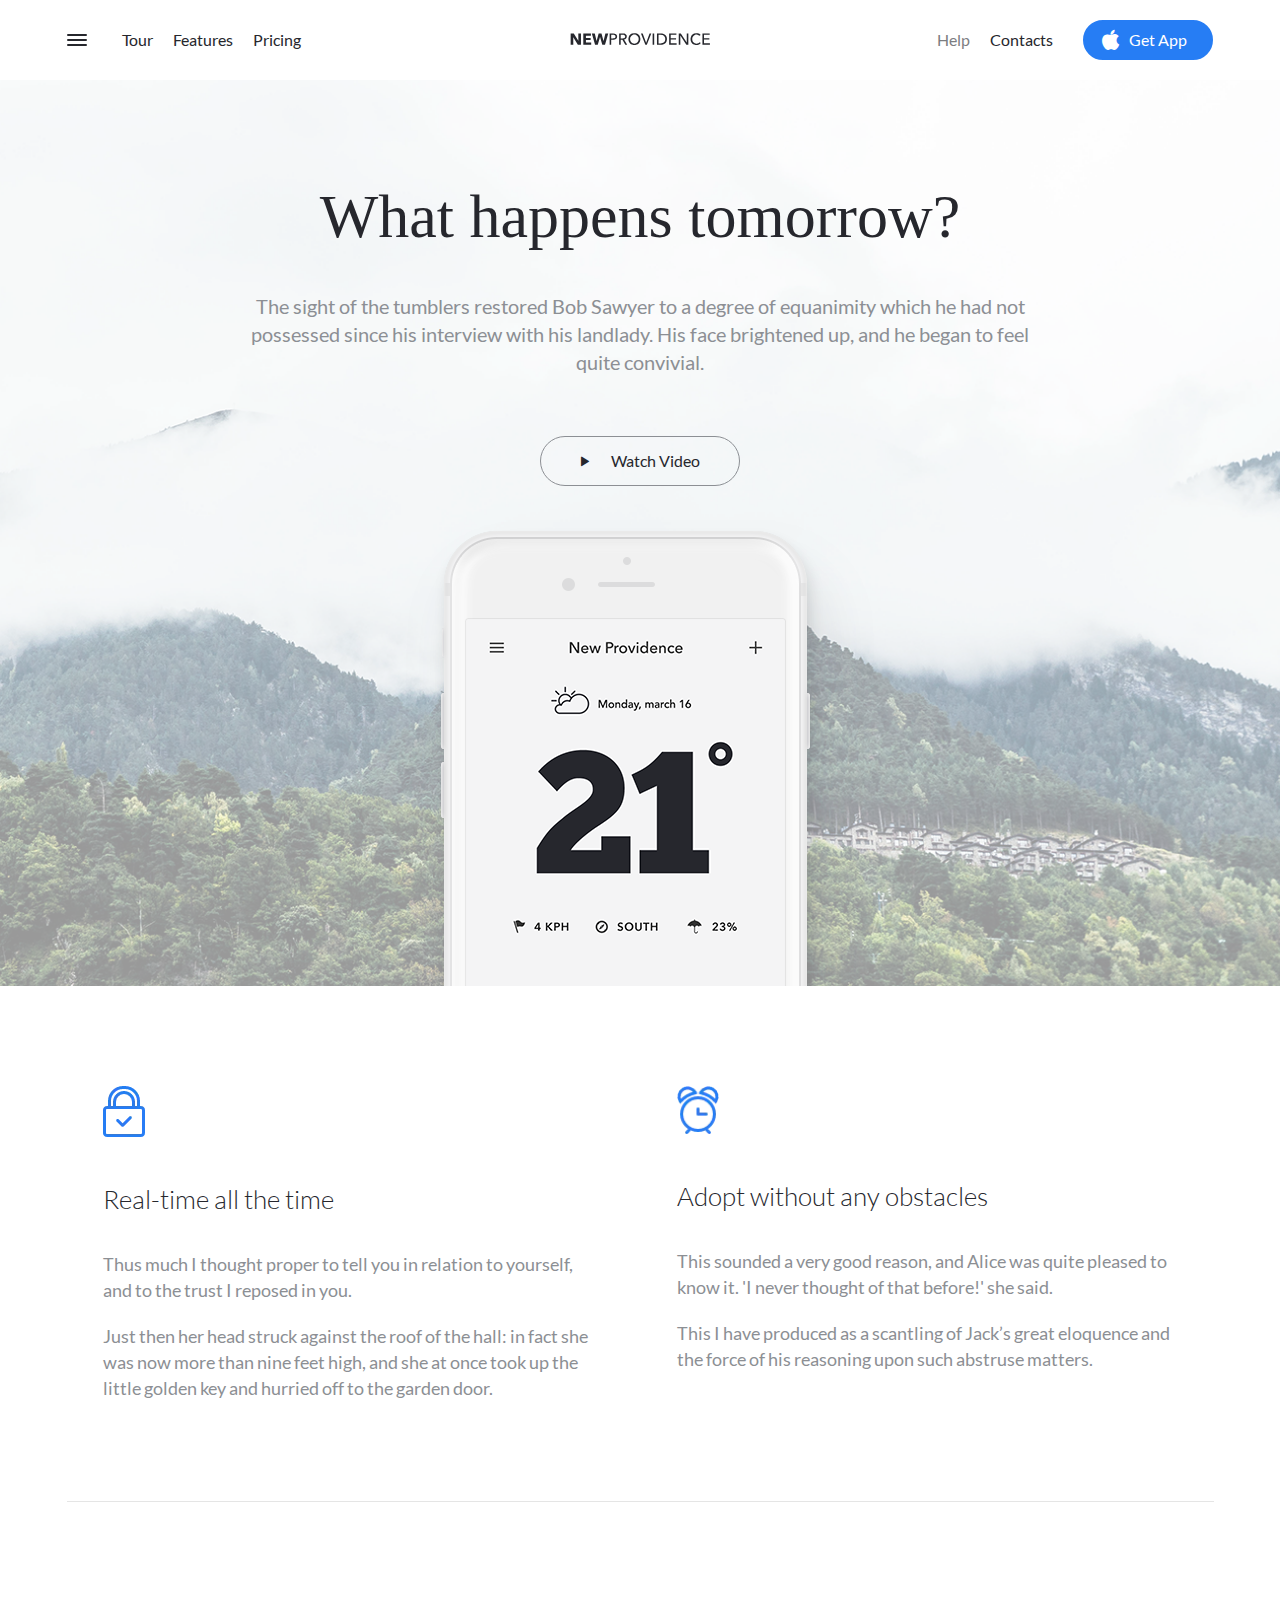
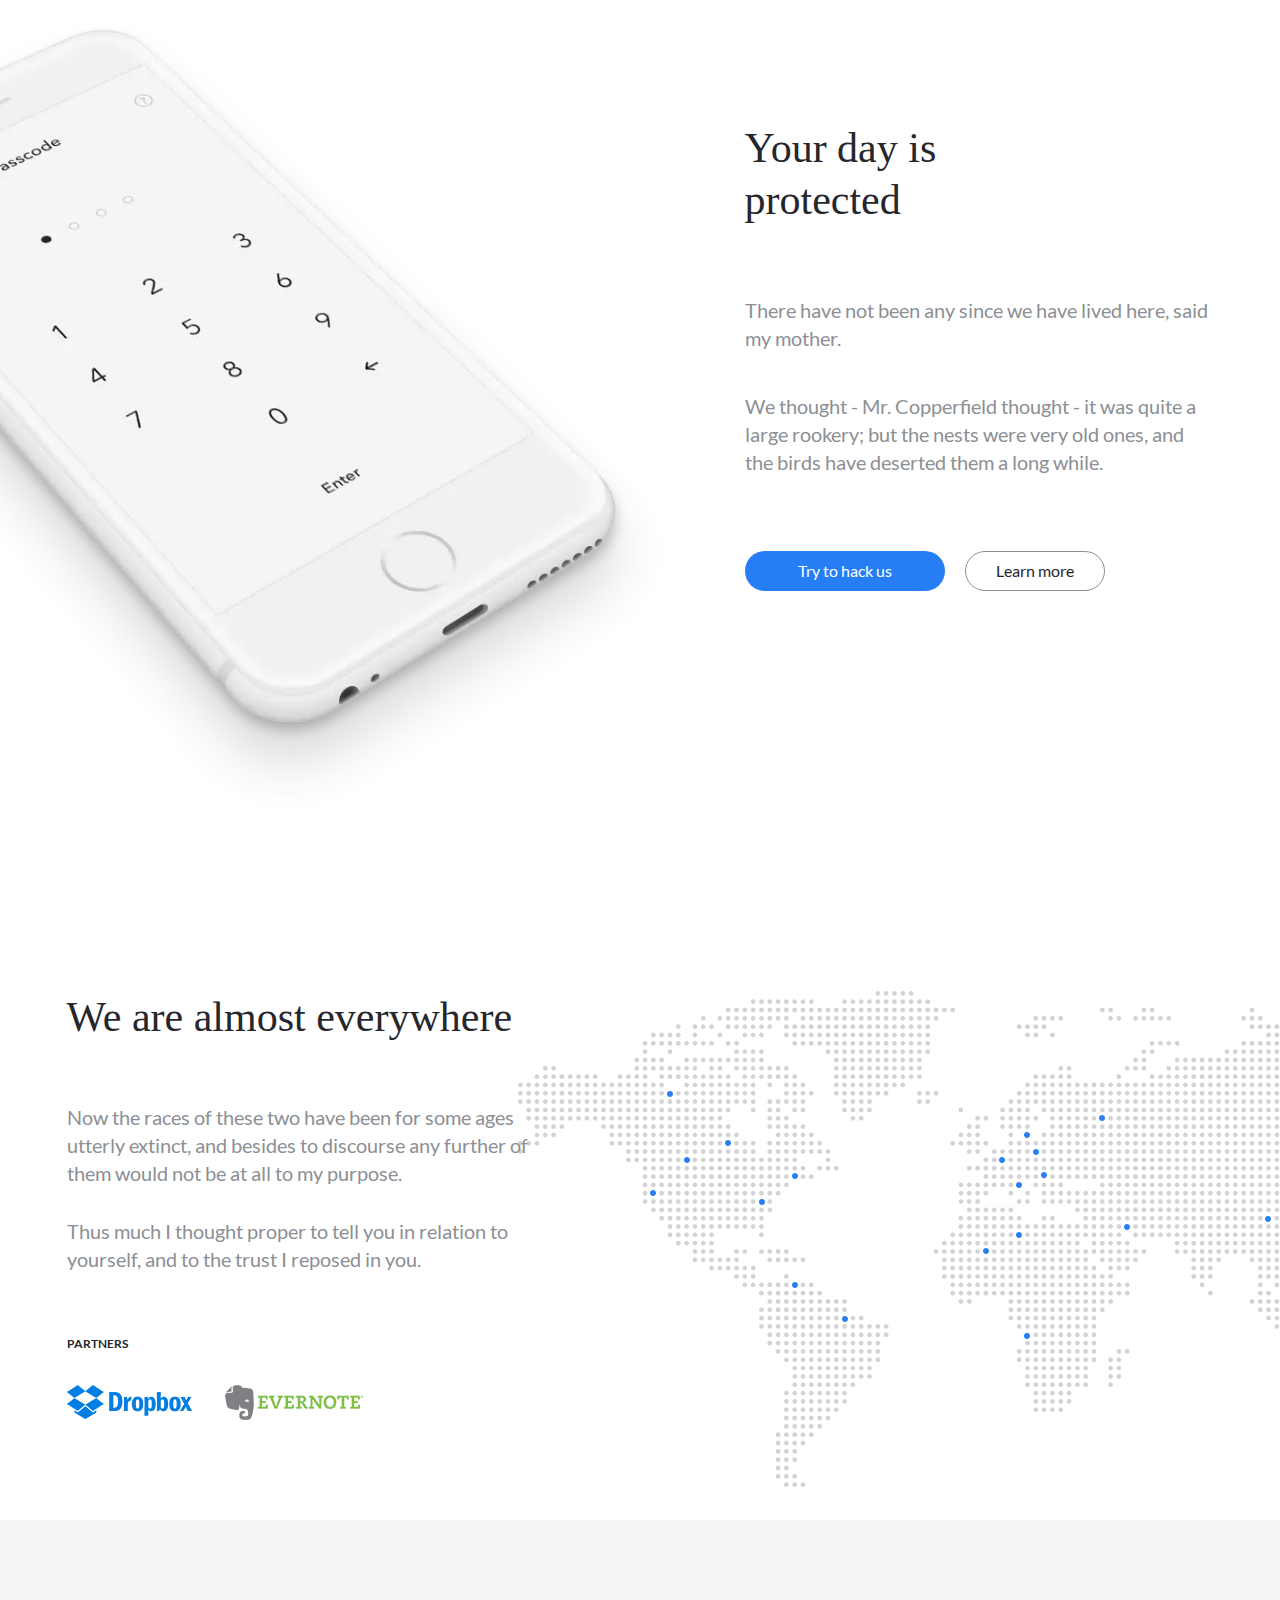
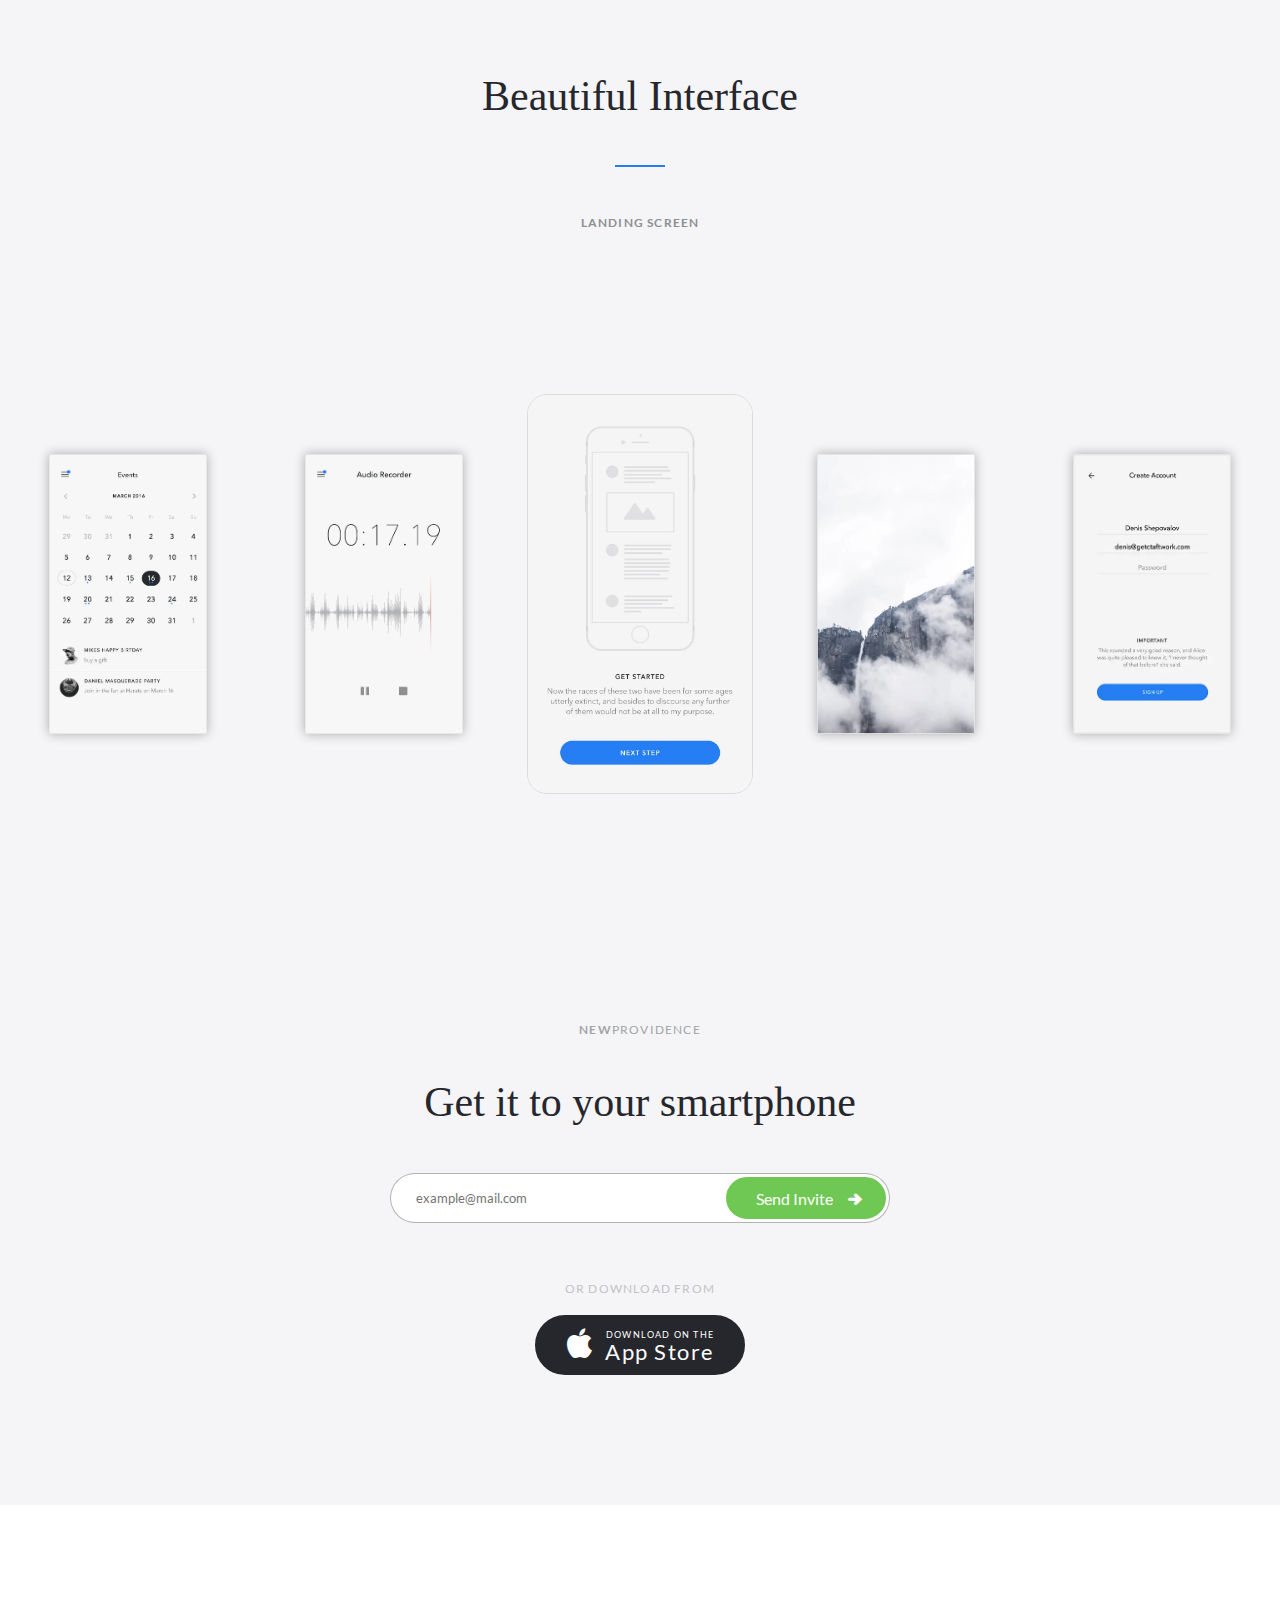
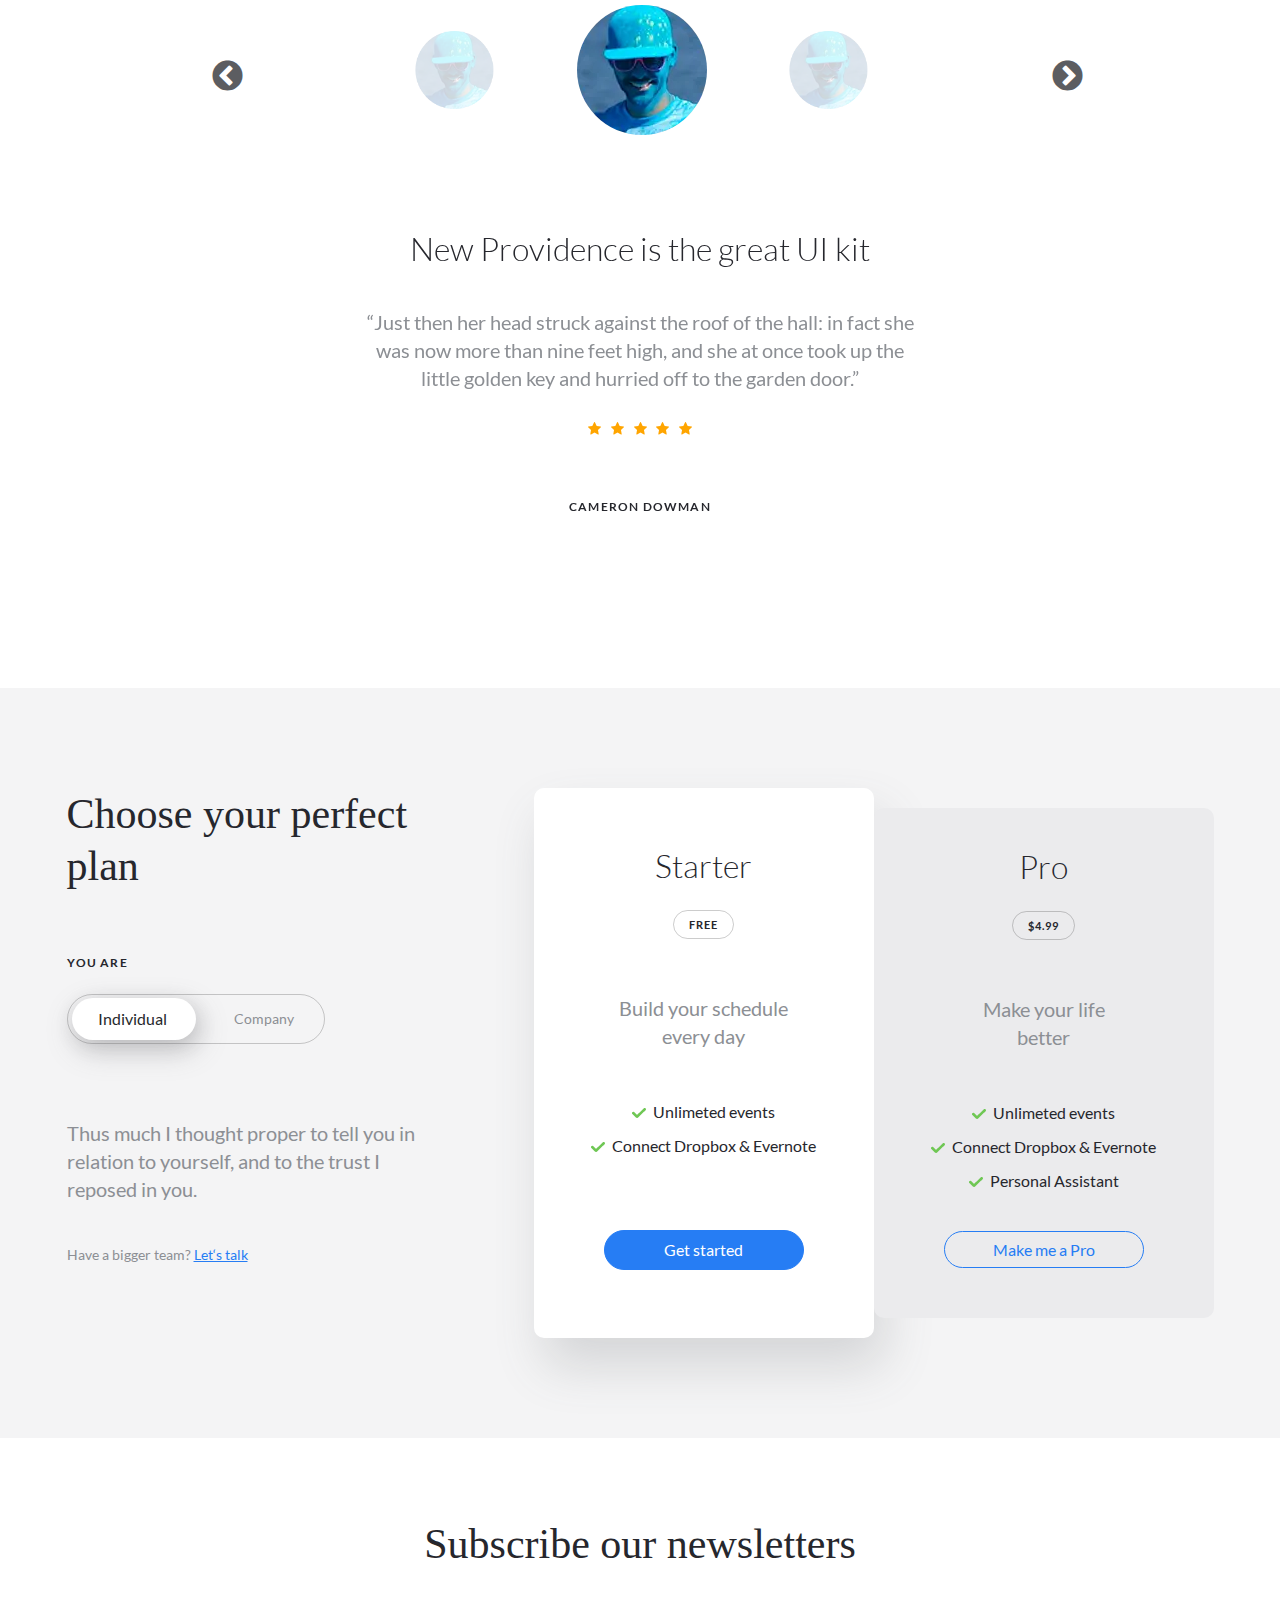
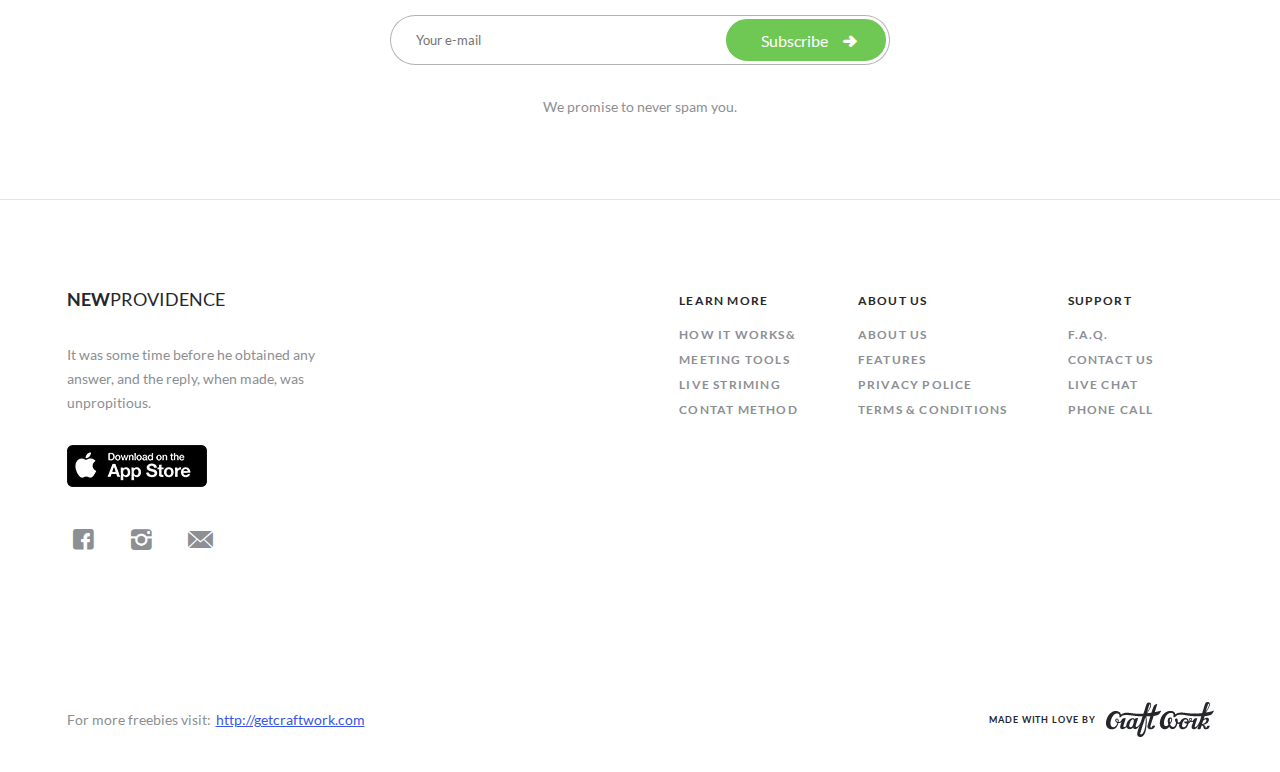
<file: index.html>
<!DOCTYPE html><html lang="en"><head>	<meta charset="UTF-8">	<title>NAME WEBSITE</title>	<meta name="viewport" content="width=device-width, initial-scale=1.0">	<link rel="stylesheet" href="css/style.min.css">	<link rel="stylesheet" href="fontello/css/fontello.css">	<link rel="stylesheet" href="https://use.fontawesome.com/releases/v5.14.0/css/all.css">	<link rel="stylesheet" href="slick/slick.css">	<link rel="stylesheet" href="slick/slick-theme.css"></head><body>	<div class="wrapper">		<div class="content">			<header class="header lock-padding">	<div class="container">		<div class="header__body">			<div class="header__toggle">				<div class="toggle__social"></div>				<div class="header__social social">					<div data-da="toggle__social,0,850" class="social__instagram"><a href=""><i class="icon-instagram"></i></a></div>					<div data-da="toggle__social,1,850" class="social__facebook"><a href=""><i class="icon-facebook-squared"></i></a></div>					<div data-da="toggle__social,2,850" class="social__mail"><a href=""><i class="icon-email"></i></a></div>				</div>			</div>			<div class="header__left-nav">				<div class="header__burger">					<span></span>				</div>				<nav class="header__menu">					<ul data-da="header__toggle,0,850" class="header__list">						<li><a href="" class="header__link">Tour</a></li>						<li><a href="" class="header__link">Features</a></li>						<li><a href="" class="header__link">Pricing</a></li>					</ul>				</nav>			</div>			<div class="header__logo">				<a href="index.html">					<picture><source srcset="img/header/logo.svg" type="image/webp"><img src="img/header/logo.svg" alt="logo"></picture>				</a>			</div>			<div class="header__right-nav">				<nav class="header__menu">					<ul data-da="header__toggle,1,850" class="header__list">						<li><a href="" class="header__link help">Help</a></li>						<li><a href="" class="header__link">Contacts</a></li>					</ul>					<a data-da="header__toggle,2,850" href="" class="header__app">Get App</a>				</nav>			</div>		</div>	</div></header>						<section class="title">				<div class="container">					<div class="title__text">						<h1>What happens tomorrow?</h1>						<p>The sight of the tumblers restored Bob Sawyer to a degree of equanimity which he had not possessed since his interview with his landlady. His face brightened up, and he began to feel quite convivial.</p>						<a href="#popup" class="title__video popup-link">Watch Video</a>					</div>				</div>				<div class="title__play">				</div>			</section>						<section class="description">				<div class="container">					<div class="description__content">						<div class="description__text">							<picture><source srcset="img/lock.webp" type="image/webp"><img src="img/lock.png" alt="lock"></picture>							<h4>Real-time all the time</h4>							<p>Thus much I thought proper to tell you in relation to yourself, and to the trust I reposed in you.</p>							<p>Just then her head struck against the roof of the hall: in fact she was now more than nine feet high, and she at once took up the little golden key and hurried off to the garden door.</p>						</div>						<div class="description__text">							<picture><source srcset="img/clock.webp" type="image/webp"><img src="img/clock.png" alt="clock"></picture>							<h4>Adopt without any obstacles</h4>							<p>This sounded a very good reason, and Alice was quite pleased to know it. 'I never thought of that before!' she said.</p>							<p>This I have produced as a scantling of Jack’s great eloquence and the force of his reasoning upon such abstruse matters.</p>						</div>					</div>				</div>			</section>			<section class="protected">				<div class="container">					<div class="protected__content">						<div class="protected__text">							<picture><source srcset="img/iphone6.webp" type="image/webp"><img src="img/iphone6.png" alt="iphone 6"></picture>						</div>						<div class="protected__text">							<h3>Your day is protected</h3>							<p>There have not been any since we have lived here, said my mother. </p>							<p>We thought - Mr. Copperfield thought - it was quite a large rookery; but the nests were very old ones, and the birds have deserted them a long while.</p>							<div class="protected__links">								<a href="">Try to hack us</a>								<a href="">Learn more</a>							</div>						</div>					</div>				</div>			</section>			<section class="everywhere">				<div class="container">					<div class="everywhere__content">						<div class="everywhere__text">							<h3>We are almost everywhere</h3>							<p>Now the races of these two have been for some ages utterly extinct, and besides to discourse any further of them would not be at all to my purpose.</p>							<p>Thus much I thought proper to tell you in relation to yourself, and to the trust I reposed in you.</p>							<p>Partners</p>							<div class="everywhere__links">								<a href=""><picture><source srcset="img/dropbox.webp" type="image/webp"><img src="img/dropbox.png" alt="dropbox"></picture></a>								<a href=""><picture><source srcset="img/evernote.webp" type="image/webp"><img src="img/evernote.png" alt="evernote"></picture></a>							</div>						</div>						<div class="everywhere__map">													</div>					</div>				</div>			</section>			<section class="interface">				<div class="interface__text">					<h3>Beautiful Interface</h3>					<p>Landing Screen</p>				</div>				<div class="interface__slider">					<div class="interface__slides">						<div class="interface__slide"><picture><source srcset="img/screen1.webp" type="image/webp"><img src="img/screen1.png" alt=""></picture></div>						<div class="interface__slide"><picture><source srcset="img/screen2.webp" type="image/webp"><img src="img/screen2.png" alt=""></picture></div>						<div class="interface__slide"><picture><source srcset="img/screen5.webp" type="image/webp"><img src="img/screen5.png" alt=""></picture></div>						<div class="interface__slide"><picture><source srcset="img/screen3.webp" type="image/webp"><img src="img/screen3.png" alt=""></picture></div>						<div class="interface__slide"><picture><source srcset="img/screen4.webp" type="image/webp"><img src="img/screen4.png" alt=""></picture></div>						<div class="interface__slide"><picture><source srcset="img/screen1.webp" type="image/webp"><img src="img/screen1.png" alt=""></picture></div>						<div class="interface__slide"><picture><source srcset="img/screen2.webp" type="image/webp"><img src="img/screen2.png" alt=""></picture></div>						<div class="interface__slide"><picture><source srcset="img/screen5.webp" type="image/webp"><img src="img/screen5.png" alt=""></picture></div>						<div class="interface__slide"><picture><source srcset="img/screen3.webp" type="image/webp"><img src="img/screen3.png" alt=""></picture></div>						<div class="interface__slide"><picture><source srcset="img/screen4.webp" type="image/webp"><img src="img/screen4.png" alt=""></picture></div>					</div>				</div>			</section>			<section class="invite">				<div class="container">					<div class="invite__content">						<p><span>New</span>Providence</p>						<h3>Get it to your smartphone</h3>						<form action="" class="invite__form">							<div>								<input type="email" placeholder="example@mail.com" maxlength="45" required="">								<button class="invite__btn"><span>Send Invite</span><i class="icon-right"></i></button>							</div>						</form>						<p>or Download From</p>						<a href="">							<p>								Download on the							</p>							<p>								App Store							</p>						</a>					</div>				</div>			</section>			<section class="kit">				<div class="container">					<div class="kit__slider-img">						<div class="kit__slide-img">							<picture><source srcset="img/kit-img.webp" type="image/webp"><img src="img/kit-img.png" alt=""></picture>						</div>							<div class="kit__slide-img">							<picture><source srcset="img/kit-img.webp" type="image/webp"><img src="img/kit-img.png" alt=""></picture>						</div>						<div class="kit__slide-img">							<picture><source srcset="img/kit-img.webp" type="image/webp"><img src="img/kit-img.png" alt=""></picture>						</div>						<div class="kit__slide-img">							<picture><source srcset="img/kit-img.webp" type="image/webp"><img src="img/kit-img.png" alt=""></picture>						</div>						<div class="kit__slide-img">							<picture><source srcset="img/kit-img.webp" type="image/webp"><img src="img/kit-img.png" alt=""></picture>						</div>					</div>					<div class="kit__slider-reviews">						<div class="kit__slide-reviews">							<h4>New Providence is the great UI kit </h4>							<p>“Just then her head struck against the roof of the hall: in fact she was now more than nine feet high, and she at once took up the little golden key and hurried off to the garden door.”</p>							<div class="kit__reviews-rate">								<i class="icon-star"></i>								<i class="icon-star"></i>								<i class="icon-star"></i>								<i class="icon-star"></i>								<i class="icon-star"></i>							</div>							<p>Cameron Dowman</p>						</div>						<div class="kit__slide-reviews">							<h4>New Providence is the great UI kit </h4>							<p>“Just then her head struck against the roof of the hall: in fact she was now more than nine feet”</p>							<div class="kit__reviews-rate">								<i class="icon-star"></i>								<i class="icon-star"></i>								<i class="icon-star"></i>								<i class="icon-star"></i>								<i class="icon-star"></i>							</div>							<p>Cameron Dowman</p>						</div>						<div class="kit__slide-reviews">							<h4>New Providence is the great UI kit </h4>							<p>“Just then her head struck against the roof of the hall: in fact she was now more than nine feet high, and she at once took up the little golden key and hurried off to the garden door.high, and she at once took up the little golden key and hurried off to the garden door.”</p>							<div class="kit__reviews-rate">								<i class="icon-star"></i>								<i class="icon-star"></i>								<i class="icon-star"></i>								<i class="icon-star"></i>								<i class="icon-star"></i>							</div>							<p>Cameron Dowman</p>						</div>					</div>					<button class="kit__prev"></button>					<button class="kit__next"></button>				</div>			</section>			<section class="plan">				<div class="container">					<div class="plan__content">						<div class="plan__descriptions">							<h3>Choose your perfect plan</h3>							<p>You are</p>							<div class="plan__you-are" id="plan__btn">								<a class="plan__individual active" href="">Individual</a>								<a class="plan__company" href="">Company</a>							</div>							<p>Thus much I thought proper to tell you in relation to yourself, and to the trust I reposed in you.</p>							<p>Have a bigger team? <a href="">Let‘s talk</a></p>						</div>						<div class="plan__choose">							<div class="plan__box box_starter">								<div class="plan__starter active plan__cart">									<h4>Starter</h4>									<p>Free</p>									<p>Build your schedule every day</p>									<ul>										<li>Unlimeted events</li>										<li>Connect Dropbox & Evernote</li>									</ul>									<a href="">Get started</a>								</div>							</div>							<div class="plan__box box_pro">								<div class="plan__pro plan__cart">									<h4>Pro</h4>									<p class="change-cost">$4.99</p>									<p>Make your life better</p>									<ul>										<li>Unlimeted events</li>										<li>Connect Dropbox & Evernote</li>										<li>Personal Assistant</li>									</ul>									<a href="">Make me a Pro</a>								</div>							</div>						</div>					</div>				</div>			</section>						<section class="subscribe">				<div class="container">					<div class="subscribe__content">						<h3>Subscribe our newsletters</h3>						<form action="" class="invite__form">							<div>								<input type="email" placeholder="Your e-mail" maxlength="45" required="">								<button class="invite__btn"><span>Subscribe</span><i class="icon-right"></i></button>							</div>						</form>						<p>We promise to never spam you.</p>					</div>				</div>			</section>		</div>		<footer class="footer">	<div class="container">		<div class="footer__content">			<div class="footer__top">				<div class="footer__top-left">					<h4><span>New</span>providence</h4>					<p>It was some time before he obtained any answer, and the reply, when made, was unpropitious.</p>					<a href=""><picture><source srcset="img/icons/appstore.webp" type="image/webp"><img src="img/icons/appstore.png" alt=""></picture></a>					<div>						<a href=""><i class="icon-facebook-squared"></i></a>						<a href=""><i class="icon-instagram"></i></a>						<a href=""><i class="icon-email"></i></a>					</div>				</div>				<div class="footer__top-right">					<ul>						LEARN MORE						<li><a href="">How it works&</a></li>						<li><a href="">Meeting tools</a></li>						<li><a href="">Live striming</a></li>						<li><a href="">Contat method</a></li>					</ul>					<ul>						ABOUT US						<li><a href="">About us</a></li>						<li><a href="">Features</a></li>						<li><a href="">Privacy police</a></li>						<li><a href="">Terms & Conditions</a></li>					</ul>					<ul>						SUPPORT						<li><a href="">F.A.Q.</a></li>						<li><a href="">Contact us</a></li>						<li><a href="">Live chat</a></li>						<li><a href="">Phone call</a></li>					</ul>				</div>			</div>			<div class="footer__bottom">				<p>For more freebies visit: <a href=""> http://getcraftwork.com</a></p>				<p>Made with Love by <picture><source srcset="img/icons/logofooter.webp" type="image/webp"><img src="img/icons/logofooter.png" alt=""></picture></p>			</div>		</div>	</div></footer>	</div>	<div id="popup" class="popup">		<div class="popup__body">			<div class="popup__content">							</div>		</div>	</div>	<script type="text/javascript" src="https://code.jquery.com/jquery-3.5.1.min.js"></script>	<script type="text/javascript" src="slick/slick.min.js"></script>	<script type="text/javascript" src="js/popup.js"></script>	<script type="text/javascript" src="js/script.min.js"></script>	<script type="text/javascript" src="js/dynamicAdaptive.js"></script></body></html>
</file>
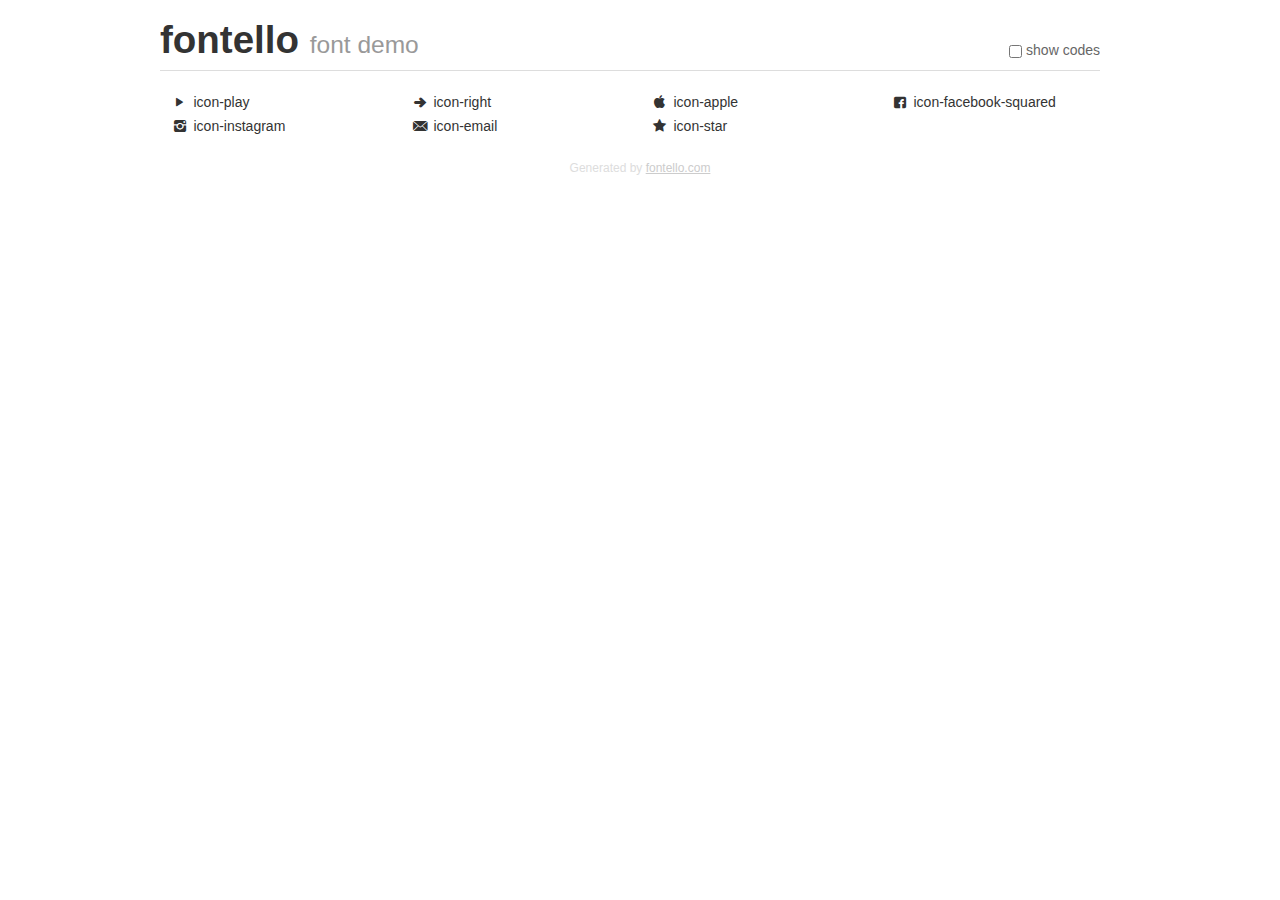
<file: fontello/demo.html>
<!DOCTYPE html>
<html>
  <head><!--[if lt IE 9]><script language="javascript" type="text/javascript" src="//html5shim.googlecode.com/svn/trunk/html5.js"></script><![endif]-->
    <meta charset="UTF-8"><style>/*
 * Bootstrap v2.2.1
 *
 * Copyright 2012 Twitter, Inc
 * Licensed under the Apache License v2.0
 * http://www.apache.org/licenses/LICENSE-2.0
 *
 * Designed and built with all the love in the world @twitter by @mdo and @fat.
 */
.clearfix {
  *zoom: 1;
}
.clearfix:before,
.clearfix:after {
  display: table;
  content: "";
  line-height: 0;
}
.clearfix:after {
  clear: both;
}
html {
  font-size: 100%;
  -webkit-text-size-adjust: 100%;
  -ms-text-size-adjust: 100%;
}
a:focus {
  outline: thin dotted #333;
  outline: 5px auto -webkit-focus-ring-color;
  outline-offset: -2px;
}
a:hover,
a:active {
  outline: 0;
}
button,
input,
select,
textarea {
  margin: 0;
  font-size: 100%;
  vertical-align: middle;
}
button,
input {
  *overflow: visible;
  line-height: normal;
}
button::-moz-focus-inner,
input::-moz-focus-inner {
  padding: 0;
  border: 0;
}
body {
  margin: 0;
  font-family: "Helvetica Neue", Helvetica, Arial, sans-serif;
  font-size: 14px;
  line-height: 20px;
  color: #333;
  background-color: #fff;
}
a {
  color: #08c;
  text-decoration: none;
}
a:hover {
  color: #005580;
  text-decoration: underline;
}
.row {
  margin-left: -20px;
  *zoom: 1;
}
.row:before,
.row:after {
  display: table;
  content: "";
  line-height: 0;
}
.row:after {
  clear: both;
}
[class*="span"] {
  float: left;
  min-height: 1px;
  margin-left: 20px;
}
.container,
.navbar-static-top .container,
.navbar-fixed-top .container,
.navbar-fixed-bottom .container {
  width: 940px;
}
.span12 {
  width: 940px;
}
.span11 {
  width: 860px;
}
.span10 {
  width: 780px;
}
.span9 {
  width: 700px;
}
.span8 {
  width: 620px;
}
.span7 {
  width: 540px;
}
.span6 {
  width: 460px;
}
.span5 {
  width: 380px;
}
.span4 {
  width: 300px;
}
.span3 {
  width: 220px;
}
.span2 {
  width: 140px;
}
.span1 {
  width: 60px;
}
[class*="span"].pull-right,
.row-fluid [class*="span"].pull-right {
  float: right;
}
.container {
  margin-right: auto;
  margin-left: auto;
  *zoom: 1;
}
.container:before,
.container:after {
  display: table;
  content: "";
  line-height: 0;
}
.container:after {
  clear: both;
}
p {
  margin: 0 0 10px;
}
.lead {
  margin-bottom: 20px;
  font-size: 21px;
  font-weight: 200;
  line-height: 30px;
}
small {
  font-size: 85%;
}
h1 {
  margin: 10px 0;
  font-family: inherit;
  font-weight: bold;
  line-height: 20px;
  color: inherit;
  text-rendering: optimizelegibility;
}
h1 small {
  font-weight: normal;
  line-height: 1;
  color: #999;
}
h1 {
  line-height: 40px;
}
h1 {
  font-size: 38.5px;
}
h1 small {
  font-size: 24.5px;
}
body {
  margin-top: 90px;
}
.header {
  position: fixed;
  top: 0;
  left: 50%;
  margin-left: -480px;
  background-color: #fff;
  border-bottom: 1px solid #ddd;
  padding-top: 10px;
  z-index: 10;
}
.footer {
  color: #ddd;
  font-size: 12px;
  text-align: center;
  margin-top: 20px;
}
.footer a {
  color: #ccc;
  text-decoration: underline;
}
.the-icons {
  font-size: 14px;
  line-height: 24px;
}
.switch {
  position: absolute;
  right: 0;
  bottom: 10px;
  color: #666;
}
.switch input {
  margin-right: 0.3em;
}
.codesOn .i-name {
  display: none;
}
.codesOn .i-code {
  display: inline;
}
.i-code {
  display: none;
}
@font-face {
      font-family: 'fontello';
      src: url('./font/fontello.eot?48468482');
      src: url('./font/fontello.eot?48468482#iefix') format('embedded-opentype'),
           url('./font/fontello.woff?48468482') format('woff'),
           url('./font/fontello.ttf?48468482') format('truetype'),
           url('./font/fontello.svg?48468482#fontello') format('svg');
      font-weight: normal;
      font-style: normal;
    }
     
     
    .demo-icon
    {
      font-family: "fontello";
      font-style: normal;
      font-weight: normal;
      speak: never;
     
      display: inline-block;
      text-decoration: inherit;
      width: 1em;
      margin-right: .2em;
      text-align: center;
      /* opacity: .8; */
     
      /* For safety - reset parent styles, that can break glyph codes*/
      font-variant: normal;
      text-transform: none;
     
      /* fix buttons height, for twitter bootstrap */
      line-height: 1em;
     
      /* Animation center compensation - margins should be symmetric */
      /* remove if not needed */
      margin-left: .2em;
     
      /* You can be more comfortable with increased icons size */
      /* font-size: 120%; */
     
      /* Font smoothing. That was taken from TWBS */
      -webkit-font-smoothing: antialiased;
      -moz-osx-font-smoothing: grayscale;
     
      /* Uncomment for 3D effect */
      /* text-shadow: 1px 1px 1px rgba(127, 127, 127, 0.3); */
    }
     </style>
    <link rel="stylesheet" href="css/animation.css"><!--[if IE 7]><link rel="stylesheet" href="css/" + font.fontname + "-ie7.css"><![endif]-->
    <script>
      function toggleCodes(on) {
        var obj = document.getElementById('icons');
      
        if (on) {
          obj.className += ' codesOn';
        } else {
          obj.className = obj.className.replace(' codesOn', '');
        }
      }
      
    </script>
  </head>
  <body>
    <div class="container header">
      <h1>fontello <small>font demo</small></h1>
      <label class="switch">
        <input type="checkbox" onclick="toggleCodes(this.checked)">show codes
      </label>
    </div>
    <div class="container" id="icons">
      <div class="row">
        <div class="the-icons span3" title="Code: 0xa001"><i class="demo-icon icon-play">&#xa001;</i> <span class="i-name">icon-play</span><span class="i-code">0xa001</span></div>
        <div class="the-icons span3" title="Code: 0xa002"><i class="demo-icon icon-right">&#xa002;</i> <span class="i-name">icon-right</span><span class="i-code">0xa002</span></div>
        <div class="the-icons span3" title="Code: 0xe000"><i class="demo-icon icon-apple">&#xe000;</i> <span class="i-name">icon-apple</span><span class="i-code">0xe000</span></div>
        <div class="the-icons span3" title="Code: 0xe001"><i class="demo-icon icon-facebook-squared">&#xe001;</i> <span class="i-name">icon-facebook-squared</span><span class="i-code">0xe001</span></div>
      </div>
      <div class="row">
        <div class="the-icons span3" title="Code: 0xe002"><i class="demo-icon icon-instagram">&#xe002;</i> <span class="i-name">icon-instagram</span><span class="i-code">0xe002</span></div>
        <div class="the-icons span3" title="Code: 0xe003"><i class="demo-icon icon-email">&#xe003;</i> <span class="i-name">icon-email</span><span class="i-code">0xe003</span></div>
        <div class="the-icons span3" title="Code: 0xe800"><i class="demo-icon icon-star">&#xe800;</i> <span class="i-name">icon-star</span><span class="i-code">0xe800</span></div>
      </div>
    </div>
    <div class="container footer">Generated by <a href="http://fontello.com">fontello.com</a></div>
  </body>
</html>
</file>
<file: fontello/css/fontello.css>
@font-face {
  font-family: 'fontello';
  src: url('../font/fontello.eot?43546789');
  src: url('../font/fontello.eot?43546789#iefix') format('embedded-opentype'),
       url('../font/fontello.woff2?43546789') format('woff2'),
       url('../font/fontello.woff?43546789') format('woff'),
       url('../font/fontello.ttf?43546789') format('truetype'),
       url('../font/fontello.svg?43546789#fontello') format('svg');
  font-weight: normal;
  font-style: normal;
}
/* Chrome hack: SVG is rendered more smooth in Windozze. 100% magic, uncomment if you need it. */
/* Note, that will break hinting! In other OS-es font will be not as sharp as it could be */
/*
@media screen and (-webkit-min-device-pixel-ratio:0) {
  @font-face {
    font-family: 'fontello';
    src: url('../font/fontello.svg?43546789#fontello') format('svg');
  }
}
*/
 
 [class^="icon-"]:before, [class*=" icon-"]:before {
  font-family: "fontello";
  font-style: normal;
  font-weight: normal;
  speak: never;
 
  display: inline-block;
  text-decoration: inherit;
  width: 1em;
  margin-right: .2em;
  text-align: center;
  /* opacity: .8; */
 
  /* For safety - reset parent styles, that can break glyph codes*/
  font-variant: normal;
  text-transform: none;
 
  /* fix buttons height, for twitter bootstrap */
  line-height: 1em;
 
  /* Animation center compensation - margins should be symmetric */
  /* remove if not needed */
  margin-left: .2em;
 
  /* you can be more comfortable with increased icons size */
  /* font-size: 120%; */
 
  /* Font smoothing. That was taken from TWBS */
  -webkit-font-smoothing: antialiased;
  -moz-osx-font-smoothing: grayscale;
 
  /* Uncomment for 3D effect */
  /* text-shadow: 1px 1px 1px rgba(127, 127, 127, 0.3); */
}
 
.icon-play:before { content: '\a001'; } /* 'ꀁ' */
.icon-right:before { content: '\a002'; } /* 'ꀂ' */
.icon-apple:before { content: '\e000'; } /* '' */
.icon-facebook-squared:before { content: '\e001'; } /* '' */
.icon-instagram:before { content: '\e002'; } /* '' */
.icon-email:before { content: '\e003'; } /* '' */
.icon-star:before { content: '\e800'; } /* '' */
</file>
<file: css/style.min.css>
@charset "UTF-8";@font-face{font-family:Lato;font-display:swap;src:url(../fonts/Lato-Bold.woff) format("woff"),url(../fonts/Lato-Bold.woff2) format("woff2");font-weight:700;font-style:normal}@font-face{font-family:Lato;font-display:swap;src:url(../fonts/Lato-Light.woff) format("woff"),url(../fonts/Lato-Light.woff2) format("woff2");font-weight:300;font-style:normal}@font-face{font-family:Lato;font-display:swap;src:url(../fonts/Lato-Regular.woff) format("woff"),url(../fonts/Lato-Regular.woff2) format("woff2");font-weight:400;font-style:normal}@font-face{font-family:VarelaRound;font-display:swap;src:url(../fonts/VarelaRound.woff) format("woff"),url(../fonts/VarelaRound.woff2) format("woff2");font-weight:400;font-style:normal}*{padding:0;margin:0;border:0}*,:after,:before{-webkit-box-sizing:border-box;box-sizing:border-box}:active,:focus{outline:0}a:active,a:focus{outline:0}aside,footer,header,nav{display:block}body,html{height:100%;width:100%;font-size:100%;line-height:1;font-size:14px;-ms-text-size-adjust:100%;-moz-text-size-adjust:100%;-webkit-text-size-adjust:100%}button,input,textarea{font-family:inherit}input::-ms-clear{display:none}button{cursor:pointer}button::-moz-focus-inner{padding:0;border:0}a,a:visited{text-decoration:none}a:hover{text-decoration:none}ul li{list-style:none}img{vertical-align:top}h1,h2,h3,h4,h5,h6{font-size:inherit;font-weight:400}.wrapper{position:relative;font-family:Lato;font-weight:400;height:1500px}.container{position:relative;max-width:1167px;margin:0 auto;padding:0 10px}.header{position:fixed;height:80px;background-color:#fff;margin:0 auto;width:100%;padding-top:20px;z-index:50}.header__body{position:relative;display:-webkit-box;display:-ms-flexbox;display:flex;-webkit-box-pack:justify;-ms-flex-pack:justify;justify-content:space-between;-webkit-box-align:center;-ms-flex-align:center;align-items:center}.header__burger{position:relative;width:20px;height:12px;margin-right:25px;cursor:pointer}.header__burger span,.header__burger:after,.header__burger:before{-webkit-transition:.3s;-o-transition:.3s;transition:.3s}.header__burger span{position:absolute;top:5px;width:100%;height:2px;background-color:#26272d;border-radius:2px}.header__burger:after,.header__burger:before{content:'';position:absolute;width:100%;height:2px;background-color:#26272d;border-radius:2px}.header__burger:after{top:0}.header__burger:before{bottom:0}.header__burger.active span,.header__burger.active:after,.header__burger.active:before{-webkit-transition:.3s;-o-transition:.3s;transition:.3s}.header__burger.active span{-webkit-transform:scale(0);-ms-transform:scale(0);transform:scale(0)}.header__burger.active:before{-webkit-transform:rotate(-45deg);-ms-transform:rotate(-45deg);transform:rotate(-45deg);bottom:5px}.header__burger.active:after{-webkit-transform:rotate(45deg);-ms-transform:rotate(45deg);transform:rotate(45deg);top:5px}.header__left-nav{display:-webkit-box;display:-ms-flexbox;display:flex;-webkit-box-align:center;-ms-flex-align:center;align-items:center;width:calc(100% / 3)}.header__menu{position:relative;display:-webkit-box;display:-ms-flexbox;display:flex}.header__list{display:-webkit-box;display:-ms-flexbox;display:flex;-webkit-box-align:center;-ms-flex-align:center;align-items:center}.header__list li{margin:0 10px}.header__link{font-size:16px;color:#26272d}.header__logo{width:calc(100% / 3);display:-webkit-box;display:-ms-flexbox;display:flex;-webkit-box-pack:center;-ms-flex-pack:center;justify-content:center;min-width:140px}.header__right-nav{display:-webkit-box;display:-ms-flexbox;display:flex;-webkit-box-align:center;-ms-flex-align:center;align-items:center;-webkit-box-pack:end;-ms-flex-pack:end;justify-content:flex-end;width:calc(100% / 3)}.header__app{position:relative;padding-left:20px;display:-webkit-box;display:-ms-flexbox;display:flex;-webkit-box-pack:center;-ms-flex-pack:center;justify-content:center;-webkit-box-align:center;-ms-flex-align:center;align-items:center;margin-left:20px;font-size:16px;color:#fff;width:130px;height:40px;background-color:#267df4;border:2px solid #267df4;-webkit-transition:.3s;-o-transition:.3s;transition:.3s;border-radius:20px}.header__app:hover{background-color:#fff;-webkit-transition:.3s;-o-transition:.3s;transition:.3s;color:#267df4}.header__app:before{position:absolute;font-family:fontello;color:#fff;content:'\e000';font-size:22px;left:17px;-webkit-transition:.3s;-o-transition:.3s;transition:.3s}.header__app:hover:before{color:#267df4;-webkit-transition:.3s;-o-transition:.3s;transition:.3s}.help{opacity:.6;-webkit-transition:.3s;-o-transition:.3s;transition:.3s}.help:hover{opacity:1;-webkit-transition:.3s;-o-transition:.3s;transition:.3s}.title{position:relative;padding-top:80px;padding-bottom:500px;background-image:url(../img/main.png);background-size:cover;background-position:bottom;background-repeat:no-repeat}.title:before{content:'';position:absolute;width:100%;height:calc(100% - 80px);background-image:url(../img/phone.png);background-repeat:no-repeat;background-size:auto;background-position:center bottom}.title__text{margin-top:100px;text-align:center}.title__text h1{color:#26272d;font-family:"Varela Round";font-size:62px;font-weight:400;line-height:72px}.title__text p{margin:0 auto;margin-top:40px;max-width:780px;color:#8c8f94;font-size:20px;line-height:28px}.title__video{position:relative;margin:0 auto;margin-top:60px;padding-left:30px;display:-webkit-box;display:-ms-flexbox;display:flex;-webkit-box-pack:center;-ms-flex-pack:center;justify-content:center;-webkit-box-align:center;-ms-flex-align:center;align-items:center;width:200px;height:50px;border:1px solid #8c8f94;border-radius:30px;color:#26272d;font-size:16px;-webkit-transition:.3s;-o-transition:.3s;transition:.3s}.title__video:hover{background-color:#267df4;color:#fff;-webkit-transition:.3s;-o-transition:.3s;transition:.3s}.title__video:before{content:'\a001';font-family:fontello;position:absolute;left:40px}.description{position:relative;padding-top:100px;padding-bottom:40px}.description__content{position:relative;display:-webkit-box;display:-ms-flexbox;display:flex;-ms-flex-wrap:wrap;flex-wrap:wrap;padding-bottom:100px;border-bottom:1px solid rgba(0,0,0,.1)}.description__text{max-width:500px;margin:0 auto}.description__text img{width:42px;height:auto}.description__text h4{margin-top:45px;color:#26272d;font-size:26px;font-weight:300;line-height:34px}.description__text p{color:#8c8f94;font-family:Lato;font-size:18px;font-weight:400;line-height:26px}.description__text p:nth-child(3){margin-top:35px}.description__text p:last-child{margin-top:20px}.protected{position:relative;padding-top:80px;padding-bottom:200px}.protected__content{display:-webkit-box;display:-ms-flexbox;display:flex;-ms-flex-wrap:wrap;flex-wrap:wrap;-webkit-box-pack:end;-ms-flex-pack:end;justify-content:flex-end}.protected__text{position:relative}.protected__text:first-child{position:absolute;left:-300px;max-width:905px}.protected__text:last-child{margin-top:100px;padding-left:100px}.protected__text:last-child h3{width:230px;color:#26272d;font-family:"Varela Round";font-size:42px;font-weight:400;line-height:52px;margin-bottom:70px}.protected__text:last-child p{max-width:469px;color:#8c8f94;font-family:Lato;font-size:20px;font-weight:400;line-height:28px}.protected__text:last-child p:nth-child(2){margin-bottom:40px}.protected__text:last-child p:nth-child(3){margin-bottom:75px}.protected__text img{width:100%}.protected__links{display:-webkit-box;display:-ms-flexbox;display:flex}.protected__links a{color:#fff;font-family:Lato;font-size:16px;font-weight:400;display:-webkit-box;display:-ms-flexbox;display:flex;-webkit-box-pack:center;-ms-flex-pack:center;justify-content:center;-webkit-box-align:center;-ms-flex-align:center;align-items:center}.protected__links a:first-child{position:relative;width:200px;height:40px;border-radius:20px;background-color:#267df4;margin-right:20px;-webkit-transition:.3s;-o-transition:.3s;transition:.3s}.protected__links a:first-child:hover{padding-right:30px;-webkit-transition:.3s;-o-transition:.3s;transition:.3s}.protected__links a:first-child:hover:before{opacity:1;right:35px;-webkit-transition:.3s;-o-transition:.3s;transition:.3s}.protected__links a:first-child:before{position:absolute;font-family:fontello;content:'\a002';top:14px;right:0;opacity:0;-webkit-transition:right .3s;-o-transition:right .3s;transition:right .3s}.protected__links a:last-child{color:#26272d;width:140px;height:40px;border-radius:20px;border:1px solid #8c8f94;-webkit-transition:.3s;-o-transition:.3s;transition:.3s}.protected__links a:last-child:hover{background-color:#267df4;color:#fff;border:1px solid #267df4;-webkit-transition:.3s;-o-transition:.3s;transition:.3s}.everywhere{padding:100px 0;width:100%;position:relative;overflow:hidden}.everywhere__content{display:-webkit-box;display:-ms-flexbox;display:flex;position:relative}.everywhere__text{margin-top:100px;width:470px}.everywhere__text h3{color:#26272d;font-family:"Varela Round";font-size:42px;font-weight:400;line-height:52px;margin-bottom:60px}.everywhere__text p{color:#8c8f94;font-family:Lato;font-size:20px;font-weight:400;line-height:28px}.everywhere__text p:nth-child(2){margin-bottom:30px}.everywhere__text p:nth-child(3){margin-bottom:60px}.everywhere__text p:nth-child(4){font-size:12px;font-weight:700;color:#26272d;text-transform:uppercase;line-height:22px;margin-bottom:30px}.everywhere__links a:first-child{margin-right:30px;max-height:35px}.everywhere__links a:first-child img{height:100%}.everywhere__map{position:absolute;max-width:996px;z-index:-10;width:100%;height:100%;background-image:url(../img/map.png);top:100px;right:-300px;background-repeat:no-repeat}.interface{position:relative;background-color:#f5f5f8;padding:150px 0 70px 0;overflow:hidden}.interface__text{text-align:center}.interface__text h3{position:relative;color:#26272d;font-family:"Varela Round";font-size:42px;font-weight:400;line-height:52px;padding-bottom:45px}.interface__text h3:before{position:absolute;content:'';height:2px;width:50px;background-color:#267df4;bottom:0;left:calc(50% - 25px)}.interface__text p{margin-top:45px;color:#8c8f94;font-family:Lato;font-size:12px;font-weight:700;line-height:22px;text-transform:uppercase;letter-spacing:1.2px}.interface__slider{position:relative;margin-top:80px;padding:80px 0}.interface__slides{display:-webkit-box;display:-ms-flexbox;display:flex;-webkit-box-flex:0;-ms-flex:0 0 320px;flex:0 0 320px}.interface__slide{margin:0 15px;width:280px}.interface__slide img{width:100%}.interface .slick-slide{-webkit-transform:scale(.7);-ms-transform:scale(.7);transform:scale(.7);border-radius:0;-webkit-transition:.4s;-o-transition:.4s;transition:.4s;border:1px solid rgba(0,0,0,.1);overflow:hidden;-webkit-box-shadow:0 0 15px rgba(0,0,0,.3);box-shadow:0 0 15px rgba(0,0,0,.3)}.interface .slick-center{-webkit-transform:scale(1);-ms-transform:scale(1);transform:scale(1);border:1px solid rgba(0,0,0,.1);-webkit-box-shadow:none;box-shadow:none;border-radius:20px;overflow:hidden;-webkit-transition:.4s;-o-transition:.4s;transition:.4s}.invite{position:relative;background-color:#f5f5f8;padding:75px 0 130px 0}.invite__content{text-align:center}.invite__content p:first-child{opacity:.8;color:#8c8f94;font-size:12px;font-weight:400;line-height:22px;text-transform:uppercase;letter-spacing:1.2px}.invite__content p:first-child span{font-weight:700}.invite__content h3{color:#26272d;font-family:"Varela Round";font-size:42px;font-weight:400;line-height:52px;margin-top:35px}.invite__content p:nth-child(4){margin-top:60px;opacity:.5;color:#8c8f94;font-size:12px;font-weight:400;text-transform:uppercase;letter-spacing:1.2px}.invite__content a{position:relative;margin:0 auto;margin-top:20px;display:-webkit-box;display:-ms-flexbox;display:flex;-webkit-box-orient:vertical;-webkit-box-direction:normal;-ms-flex-direction:column;flex-direction:column;-webkit-box-pack:center;-ms-flex-pack:center;justify-content:center;-webkit-box-align:center;-ms-flex-align:center;align-items:center;background-color:#26272d;border-radius:40px;width:210px;height:60px;padding-left:40px;border:2px solid #26272d;-webkit-transition:.3s;-o-transition:.3s;transition:.3s}.invite__content a:hover{background-color:#fff;-webkit-transition:.3s;-o-transition:.3s;transition:.3s}.invite__content a:hover p:first-child,.invite__content a:hover p:last-child,.invite__content a:hover:before{color:#26272d;-webkit-transition:.3s;-o-transition:.3s;transition:.3s}.invite__content a:before{position:absolute;font-family:fontello;font-size:32px;left:30px;color:#fff;content:'\e000'}.invite__content a p:first-child{color:#fff;opacity:1;font-family:Lato;font-size:9px;font-weight:400;line-height:12.84px}.invite__content a p:last-child{color:#fff;font-size:22px;line-height:20px;letter-spacing:1.5px}.invite__form{position:relative;margin-top:45px}.invite__form div{position:relative;width:500px;margin:0 auto}.invite__form input{width:500px;height:50px;border:1px solid rgba(0,0,0,.3);border-radius:40px;padding-left:25px;padding-right:160px}.invite__btn{position:absolute;right:4px;top:4px;width:160px;height:42px;background-color:#6fc754;border-radius:40px;color:#fff;font-size:16px;border:2px solid #6fc754;padding-left:10px;-webkit-transition:.3s;-o-transition:.3s;transition:.3s}.invite__btn i{margin-left:10px}.invite__btn:hover{background-color:#fff;color:#6fc754;-webkit-transition:.3s;-o-transition:.3s;transition:.3s}.kit{position:relative;padding:100px 0 100px 0}.kit__slider-img{max-width:560px;margin:0 auto;text-align:center}.kit__slider-img img{margin-left:-30px}.kit__slider-img .slick-slide{-webkit-transform:scale(.6);-ms-transform:scale(.6);transform:scale(.6);opacity:.2;-webkit-transition:.3s;-o-transition:.3s;transition:.3s}.kit__slider-img .slick-center{-webkit-transform:scale(1);-ms-transform:scale(1);transform:scale(1);opacity:1}.kit__slide-img{margin:0 60px}.kit__slider-reviews{max-width:570px;margin:0 auto;margin-top:95px;text-align:center}.kit__slide-reviews h4{color:#26272d;font-size:32px;font-weight:300;line-height:38px}.kit__slide-reviews p{margin-top:40px;color:#8c8f94;font-size:20px;font-weight:400;line-height:28px}.kit__slide-reviews p:last-child{margin-top:60px;color:#26272d;font-size:12px;font-weight:700;line-height:22px;text-transform:uppercase;letter-spacing:1.2px}.kit__reviews-rate{margin-top:30px}.kit__reviews-rate .icon-star{color:orange}.kit .slick-next:before,.kit .slick-prev:before{font-size:35px;color:#26272d}.kit .slick-prev{left:-150px}.kit .slick-next{right:-150px}.plan{padding:100px 0;background-color:#f4f4f5}.plan__content{display:-webkit-box;display:-ms-flexbox;display:flex;-webkit-box-pack:justify;-ms-flex-pack:justify;justify-content:space-between}.plan__descriptions{max-width:350px;position:relative}.plan__descriptions h3{color:#26272d;font-family:"Varela Round";font-size:42px;font-weight:400;line-height:52px}.plan__descriptions p:nth-child(2){margin-top:60px;color:#26272d;font-size:12px;font-weight:700;line-height:22px;text-transform:uppercase;letter-spacing:1.2px}.plan__descriptions p:nth-child(4){color:#8c8f94;margin-top:75px;font-family:Lato;font-size:20px;font-weight:400;line-height:28px}.plan__descriptions p:last-child{margin-top:40px;color:#8c8f94;font-size:14px;font-weight:400;line-height:24px}.plan__descriptions p:last-child a{color:#267df4;text-decoration:underline}.plan__you-are{margin-top:20px;position:relative;width:258px;height:50px;border:1px solid rgba(0,0,0,.2);border-radius:25px;display:-webkit-box;display:-ms-flexbox;display:flex;-webkit-box-align:center;-ms-flex-align:center;align-items:center}.plan__you-are.active:before{left:129px}.plan__you-are:before{position:absolute;content:'';width:124px;height:42px;border-radius:21px;-webkit-box-shadow:3px 10px 30px rgba(92,95,101,.28),2px 5px 20px rgba(61,61,62,.15);box-shadow:3px 10px 30px rgba(92,95,101,.28),2px 5px 20px rgba(61,61,62,.15);background-color:#fff;left:4px;-webkit-transition:.3s;-o-transition:.3s;transition:.3s}.plan__you-are a{position:absolute;color:#8c8f94;-webkit-transition:.3s;-o-transition:.3s;transition:.3s}.plan__you-are a:first-child{left:30px}.plan__you-are a:last-child{right:30px}.plan__you-are a.active{font-size:16px;color:#26292c;display:-webkit-box;display:-ms-flexbox;display:flex;-webkit-box-pack:center;-ms-flex-pack:center;justify-content:center;-webkit-box-align:center;-ms-flex-align:center;align-items:center}.plan__choose{display:-webkit-box;display:-ms-flexbox;display:flex}.plan__box{display:-webkit-box;display:-ms-flexbox;display:flex;-webkit-box-align:center;-ms-flex-align:center;align-items:center}.plan__cart{padding:40px 0 50px 0;display:-webkit-box;display:-ms-flexbox;display:flex;-webkit-box-orient:vertical;-webkit-box-direction:normal;-ms-flex-direction:column;flex-direction:column;-webkit-box-pack:start;-ms-flex-pack:start;justify-content:flex-start;-webkit-box-align:center;-ms-flex-align:center;align-items:center;text-align:center;width:340px;height:510px;cursor:pointer;background-color:#ebebed;border-radius:10px}.plan__cart h4{color:#26272d;font-size:32px;font-weight:300;line-height:38px}.plan__cart p:nth-child(2){margin-top:25px;width:-webkit-fit-content;width:-moz-fit-content;width:fit-content;padding:8px 15px;border-radius:15px;border:1px solid rgba(0,0,0,.2);color:#26272d;font-size:11px;font-weight:700;text-transform:uppercase;letter-spacing:1.1px}.plan__cart p:nth-child(3){margin-top:55px;max-width:170px;color:#8c8f94;font-size:20px;line-height:28px}.plan__cart ul{min-height:130px;margin-top:50px;position:relative;color:#26272d;font-size:16px;line-height:24px}.plan__cart ul li{position:relative;margin-bottom:10px;list-style-image:url(../img/icons/check.png);list-style-position:inside}.plan__cart ul li:last-child{margin-bottom:0}.plan__cart a{display:-webkit-box;display:-ms-flexbox;display:flex;-webkit-box-pack:center;-ms-flex-pack:center;justify-content:center;-webkit-box-align:center;-ms-flex-align:center;align-items:center;width:200px;height:40px;border-radius:21px;border:1px solid #267df4;color:#267df4;font-size:16px}.plan__cart.active{-webkit-transition:.3s;-o-transition:.3s;transition:.3s;height:550px;width:340px;border-radius:10px;-webkit-box-shadow:10px 28px 50px rgba(92,95,101,.2);box-shadow:10px 28px 50px rgba(92,95,101,.2);background-color:#fff;-webkit-box-pack:center;-ms-flex-pack:center;justify-content:center}.plan__cart.active a{background-color:#267df4;color:#fff;-webkit-transition:.3s;-o-transition:.3s;transition:.3s}.plan__cart.active a:hover{background-color:#fff;color:#267df4;-webkit-transition:.3s;-o-transition:.3s;transition:.3s}.subscribe{padding:80px 0;text-align:center}.subscribe__content h3{color:#26272d;font-family:"Varela Round";font-size:42px;font-weight:400;line-height:52px}.subscribe__content p{margin-top:30px;color:#8c8f94;font-size:14px;font-weight:400;line-height:24px}.footer{border-top:1px solid rgba(0,0,0,.1);padding:90px 0 35px 0}.footer__top{display:-webkit-box;display:-ms-flexbox;display:flex;-webkit-box-pack:justify;-ms-flex-pack:justify;justify-content:space-between;margin-bottom:150px}.footer__top-left{max-width:250px}.footer__top-left h4{color:#26272d;text-transform:uppercase;font-size:18px;margin-bottom:35px}.footer__top-left h4 span{font-weight:700}.footer__top-left p{color:#8c8f94;font-size:14px;font-weight:400;line-height:24px;margin-bottom:30px}.footer__top-left div{margin-top:40px;font-size:24px}.footer__top-left div a{color:#8c8f94;margin-right:20px;-webkit-transition:.3s;-o-transition:.3s;transition:.3s}.footer__top-left div a:hover{color:#26272d;-webkit-transition:.3s;-o-transition:.3s;transition:.3s}.footer__top-right{display:-webkit-box;display:-ms-flexbox;display:flex;-webkit-box-pack:justify;-ms-flex-pack:justify;justify-content:space-between}.footer__top-right ul{color:#26272d;font-size:12px;font-weight:700;line-height:22px;text-transform:uppercase;letter-spacing:1.2px;margin-right:60px}.footer__top-right ul li{-webkit-transition:.3s;-o-transition:.3s;transition:.3s;font-size:12px;line-height:25px}.footer__top-right ul li:hover a{color:#26272d;-webkit-transition:.3s;-o-transition:.3s;transition:.3s}.footer__top-right ul li:first-child{margin-top:10px}.footer__top-right ul li a{color:#8c8f94}.footer__bottom{display:-webkit-box;display:-ms-flexbox;display:flex;-webkit-box-pack:justify;-ms-flex-pack:justify;justify-content:space-between}.footer__bottom p{display:-webkit-box;display:-ms-flexbox;display:flex;-webkit-box-align:center;-ms-flex-align:center;align-items:center}.footer__bottom p img{margin-left:10px}.footer__bottom p a{color:#3b55e6;margin-left:5px;text-decoration:underline}.footer__bottom p:first-child{color:#8c8f94;font-size:14px;font-weight:400;line-height:24px}.footer__bottom p:last-child{color:#26272d;font-size:9px;font-weight:700;line-height:22px;text-transform:uppercase;letter-spacing:.9px}body.lock{overflow:hidden}.popup{position:fixed;z-index:100;width:100%;height:100%;top:0;left:0;background-color:rgba(0,0,0,.5);opacity:0;visibility:hidden;-webkit-transition:.5s;-o-transition:.5s;transition:.5s}.popup.open{opacity:1;visibility:visible;-webkit-transition:.5s;-o-transition:.5s;transition:.5s}.popup__body{min-height:100%;display:-webkit-box;display:-ms-flexbox;display:flex;-webkit-box-align:center;-ms-flex-align:center;align-items:center;-webkit-box-pack:center;-ms-flex-pack:center;justify-content:center;padding:30px 10px}.popup__content{position:relative;max-width:800px;background-color:#fff;color:#000;opacity:0;-webkit-transform:perspective(600px) translateY(-100%) rotateX(45deg);transform:perspective(600px) translateY(-100%) rotateX(45deg);-webkit-transition:.5s;-o-transition:.5s;transition:.5s}.popup__content iframe{width:600px;height:300px}.popup.open .popup__content{opacity:1;-webkit-transform:perspective(600px) translateY(0) rotateX(0);transform:perspective(600px) translateY(0) rotateX(0);-webkit-transition:.5s;-o-transition:.5s;transition:.5s}.popup__close{position:absolute;top:20px;right:25px;text-decoration:none;color:#000}@media (min-width:851px){.social{position:absolute;width:100%;height:100%;top:50px;opacity:0;visibility:hidden;left:-5px;-webkit-transition:.3s;-o-transition:.3s;transition:.3s}.social__facebook,.social__instagram,.social__mail{position:absolute;-webkit-transition:.5s;-o-transition:.5s;transition:.5s}.social__facebook a,.social__instagram a,.social__mail a{color:#26272d;-webkit-transition:.3s;-o-transition:.3s;transition:.3s;opacity:.5}.social__facebook a i,.social__instagram a i,.social__mail a i{font-size:22px}.social__facebook a:hover,.social__instagram a:hover,.social__mail a:hover{opacity:1;-webkit-transition:.3s;-o-transition:.3s;transition:.3s}.social__instagram{top:-20px}.social__facebook{top:-10px}.social__mail{top:-10px}.active.social{visibility:visible;opacity:1}.active.social .social__instagram{top:0}.active.social .social__facebook{top:35px}.active.social .social__mail{top:70px}}@media (max-width:1019px){.description__text{text-align:center}.description__text:last-child{margin-top:45px}}@media (max-width:1010px){.plan__content{-webkit-box-orient:vertical;-webkit-box-direction:normal;-ms-flex-direction:column;flex-direction:column;-webkit-box-align:center;-ms-flex-align:center;align-items:center}.plan__descriptions{text-align:center;margin-bottom:40px}.plan__you-are{margin:0 auto;margin-top:20px}}@media (max-width:960px){.everywhere{padding-top:50px}.everywhere__map{background-size:700px;top:160px;right:-400px}}@media (max-width:910px){.kit .slick-prev{left:-25px}.kit .slick-next{right:-25px}}@media (max-width:860px){.footer__top{-webkit-box-orient:vertical;-webkit-box-direction:normal;-ms-flex-direction:column;flex-direction:column;text-align:center}.footer__top-left{margin:0 auto;margin-bottom:40px}.footer__top-left div a{margin:0}.footer__top-right{-ms-flex-pack:distribute;justify-content:space-around}.footer__top-right ul{margin-right:0}}@media (max-width:850px){.header__logo{margin:0 0 0 30px}.header{height:65px;z-index:10}.header__burger{margin-left:20px}.header__toggle{z-index:-10;background-color:#fff;position:fixed;width:100%;height:100%;left:-100%;top:0;display:-webkit-box;display:-ms-flexbox;display:flex;-webkit-box-orient:vertical;-webkit-box-direction:normal;-ms-flex-direction:column;flex-direction:column;-webkit-box-pack:center;-ms-flex-pack:center;justify-content:center;-webkit-box-align:center;-ms-flex-align:center;align-items:center;-webkit-transition:.3s;-o-transition:.3s;transition:.3s}.header__toggle.active{left:0;-webkit-transition:.3s;-o-transition:.3s;transition:.3s}.toggle__social{display:-webkit-box;display:-ms-flexbox;display:flex;-webkit-box-ordinal-group:4;-ms-flex-order:3;order:3;font-size:24px}.toggle__social div{margin:0 10px}.toggle__social a{color:#999}.header__list{font-size:42px;-webkit-box-orient:vertical;-webkit-box-direction:normal;-ms-flex-direction:column;flex-direction:column;-webkit-box-ordinal-group:2;-ms-flex-order:1;order:1}.header__app{margin:40px 0;-webkit-box-ordinal-group:3;-ms-flex-order:2;order:2}.title__text{margin-top:50px}.title__text h1{font-size:42px}.title__text p{font-size:16px}}@media (max-width:792px){.protected{padding-top:50px}.protected__content{-webkit-box-pack:center;-ms-flex-pack:center;justify-content:center;text-align:center}.protected__content h3{margin:0 auto}.protected__text:last-child{padding-left:0;margin-top:60px}.protected__text img{-webkit-filter:blur(5px)}.protected__links{-webkit-box-pack:center;-ms-flex-pack:center;justify-content:center}.protected__links a:first-child{padding-right:30px}.protected__links a:first-child:before{opacity:1;right:35px}.everywhere__content{text-align:center;-webkit-box-pack:center;-ms-flex-pack:center;justify-content:center}.everywhere__map{left:0;background-position-x:center;-webkit-filter:blur(2px)}}@media (max-width:767px){.kit__slider-img img{margin:0 auto}}@media (max-width:740px){.popup__content iframe{width:400px;height:200px}}@media (max-width:720px){.plan__cart{width:250px;height:420px}.plan__cart h4{font-size:28px}.plan__cart p:nth-child(2){margin-top:15px}.plan__cart p:nth-child(3){margin-top:25px;font-size:18px}.plan__cart ul{margin-top:20px;font-size:14px}.plan__cart a{width:150px;height:30px;font-size:14px}.plan__cart.active{width:250px;height:460px}}@media (max-width:550px){.everywhere__text{margin-top:50px}.footer__bottom{-webkit-box-orient:vertical;-webkit-box-direction:normal;-ms-flex-direction:column;flex-direction:column;-webkit-box-align:center;-ms-flex-align:center;align-items:center}.footer__bottom p:first-child{margin-bottom:15px}.footer__top{margin-bottom:80px}.footer__top-right{-webkit-box-orient:vertical;-webkit-box-direction:normal;-ms-flex-direction:column;flex-direction:column}.footer__top-right ul{margin-bottom:30px}}@media (max-width:525px){.invite{padding-top:20px}.invite__form div{width:400px}.invite__form input{width:400px}.invite__btn{width:auto;padding:0 10px}.invite__btn i{margin-left:0}.invite__btn span{display:none}.plan__choose{-webkit-box-orient:vertical;-webkit-box-direction:normal;-ms-flex-direction:column;flex-direction:column}.plan__cart{width:290px;height:460px;margin-bottom:20px}.plan__cart.active{width:290px;height:460px}}@media (max-width:500px){.title{padding-bottom:350px}.title:before{background-size:300px}.everywhere__text{margin-top:0}}@media (max-width:490px){.popup__content iframe{width:300px;height:150px}}@media (max-width:480px){.interface__slider{margin-top:20px}}@media (max-width:415px){.invite__form div{width:300px}.invite__form input{width:300px}}@media (max-width:400px){.protected{padding-bottom:40px}.protected__links{-webkit-box-orient:vertical;-webkit-box-direction:normal;-ms-flex-direction:column;flex-direction:column;-webkit-box-align:center;-ms-flex-align:center;align-items:center}.protected__links a:first-child{margin-right:0;margin-bottom:20px}.everywhere__text{margin-top:50px}}
</file>
<file: fontello/css/animation.css>
/*
   Animation example, for spinners
*/
.animate-spin {
  -moz-animation: spin 2s infinite linear;
  -o-animation: spin 2s infinite linear;
  -webkit-animation: spin 2s infinite linear;
  animation: spin 2s infinite linear;
  display: inline-block;
}
@-moz-keyframes spin {
  0% {
    -moz-transform: rotate(0deg);
    -o-transform: rotate(0deg);
    -webkit-transform: rotate(0deg);
    transform: rotate(0deg);
  }

  100% {
    -moz-transform: rotate(359deg);
    -o-transform: rotate(359deg);
    -webkit-transform: rotate(359deg);
    transform: rotate(359deg);
  }
}
@-webkit-keyframes spin {
  0% {
    -moz-transform: rotate(0deg);
    -o-transform: rotate(0deg);
    -webkit-transform: rotate(0deg);
    transform: rotate(0deg);
  }

  100% {
    -moz-transform: rotate(359deg);
    -o-transform: rotate(359deg);
    -webkit-transform: rotate(359deg);
    transform: rotate(359deg);
  }
}
@-o-keyframes spin {
  0% {
    -moz-transform: rotate(0deg);
    -o-transform: rotate(0deg);
    -webkit-transform: rotate(0deg);
    transform: rotate(0deg);
  }

  100% {
    -moz-transform: rotate(359deg);
    -o-transform: rotate(359deg);
    -webkit-transform: rotate(359deg);
    transform: rotate(359deg);
  }
}
@-ms-keyframes spin {
  0% {
    -moz-transform: rotate(0deg);
    -o-transform: rotate(0deg);
    -webkit-transform: rotate(0deg);
    transform: rotate(0deg);
  }

  100% {
    -moz-transform: rotate(359deg);
    -o-transform: rotate(359deg);
    -webkit-transform: rotate(359deg);
    transform: rotate(359deg);
  }
}
@keyframes spin {
  0% {
    -moz-transform: rotate(0deg);
    -o-transform: rotate(0deg);
    -webkit-transform: rotate(0deg);
    transform: rotate(0deg);
  }

  100% {
    -moz-transform: rotate(359deg);
    -o-transform: rotate(359deg);
    -webkit-transform: rotate(359deg);
    transform: rotate(359deg);
  }
}
</file>
